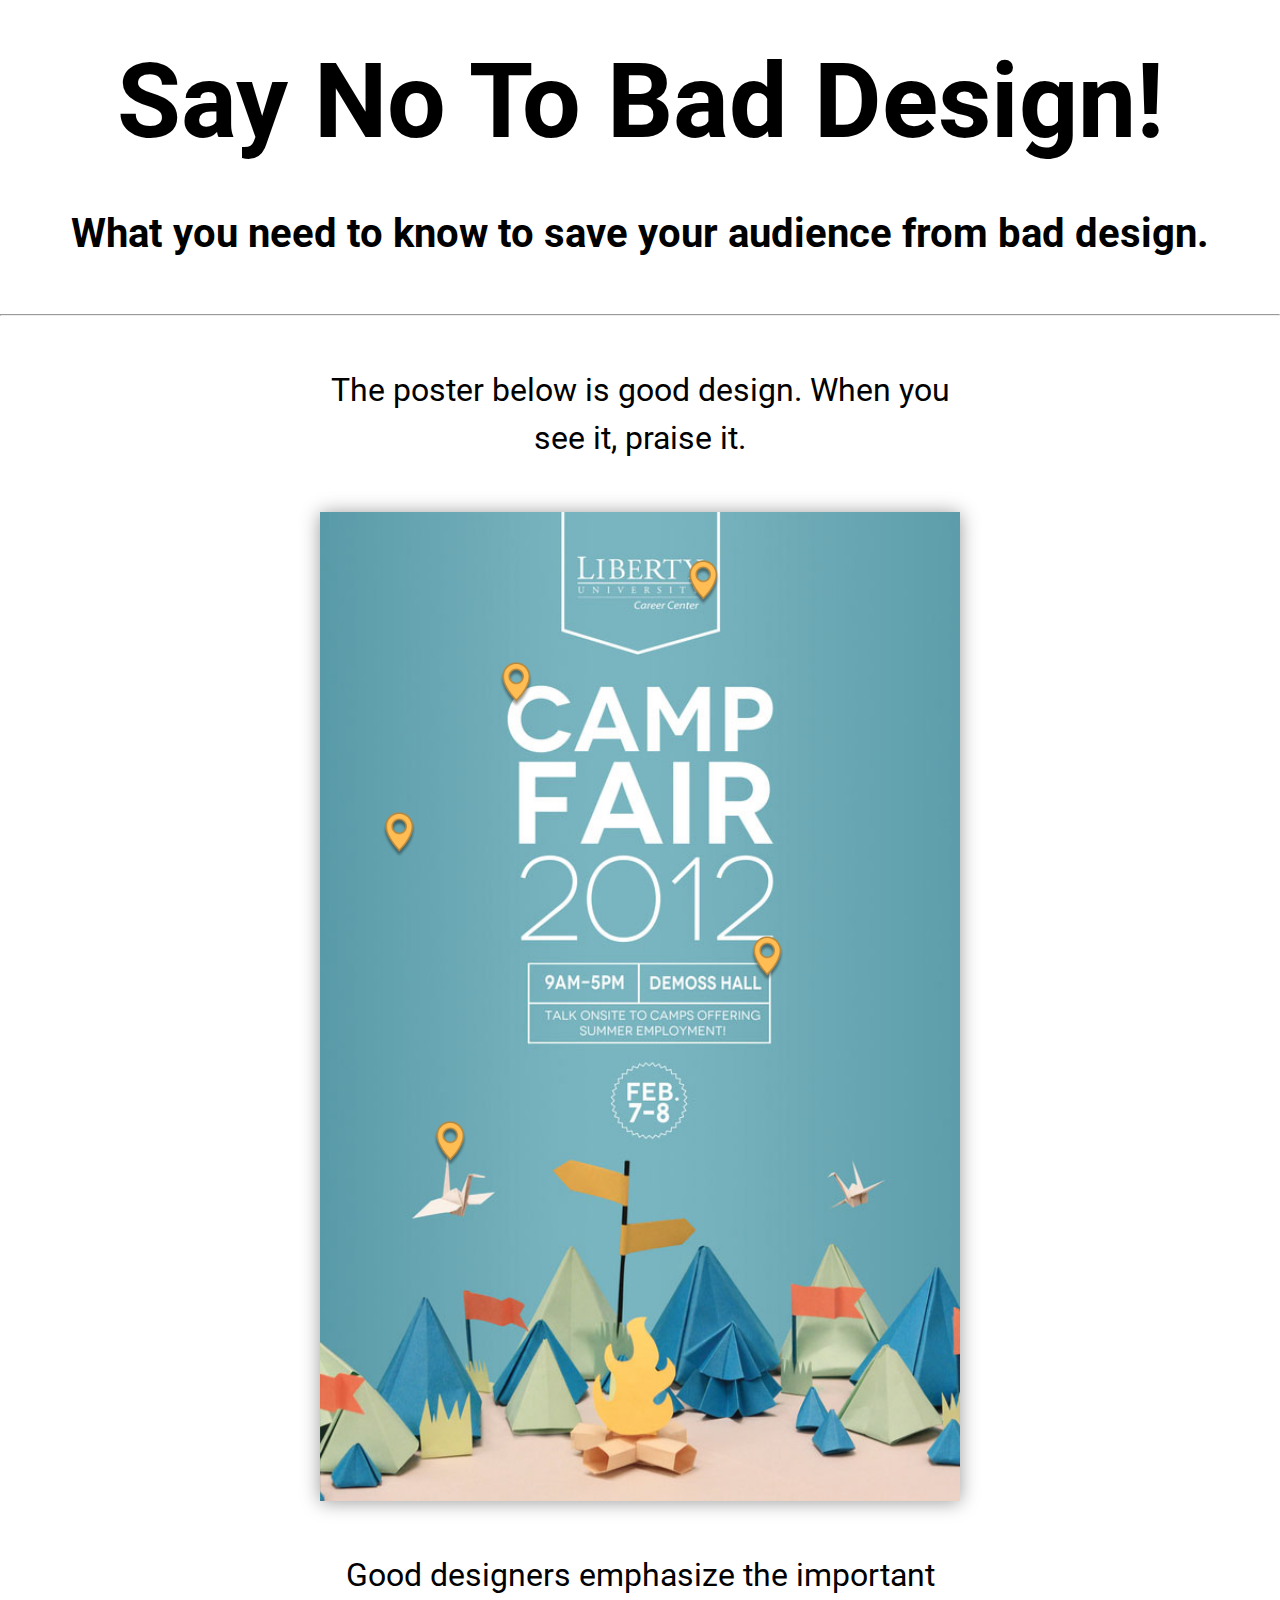
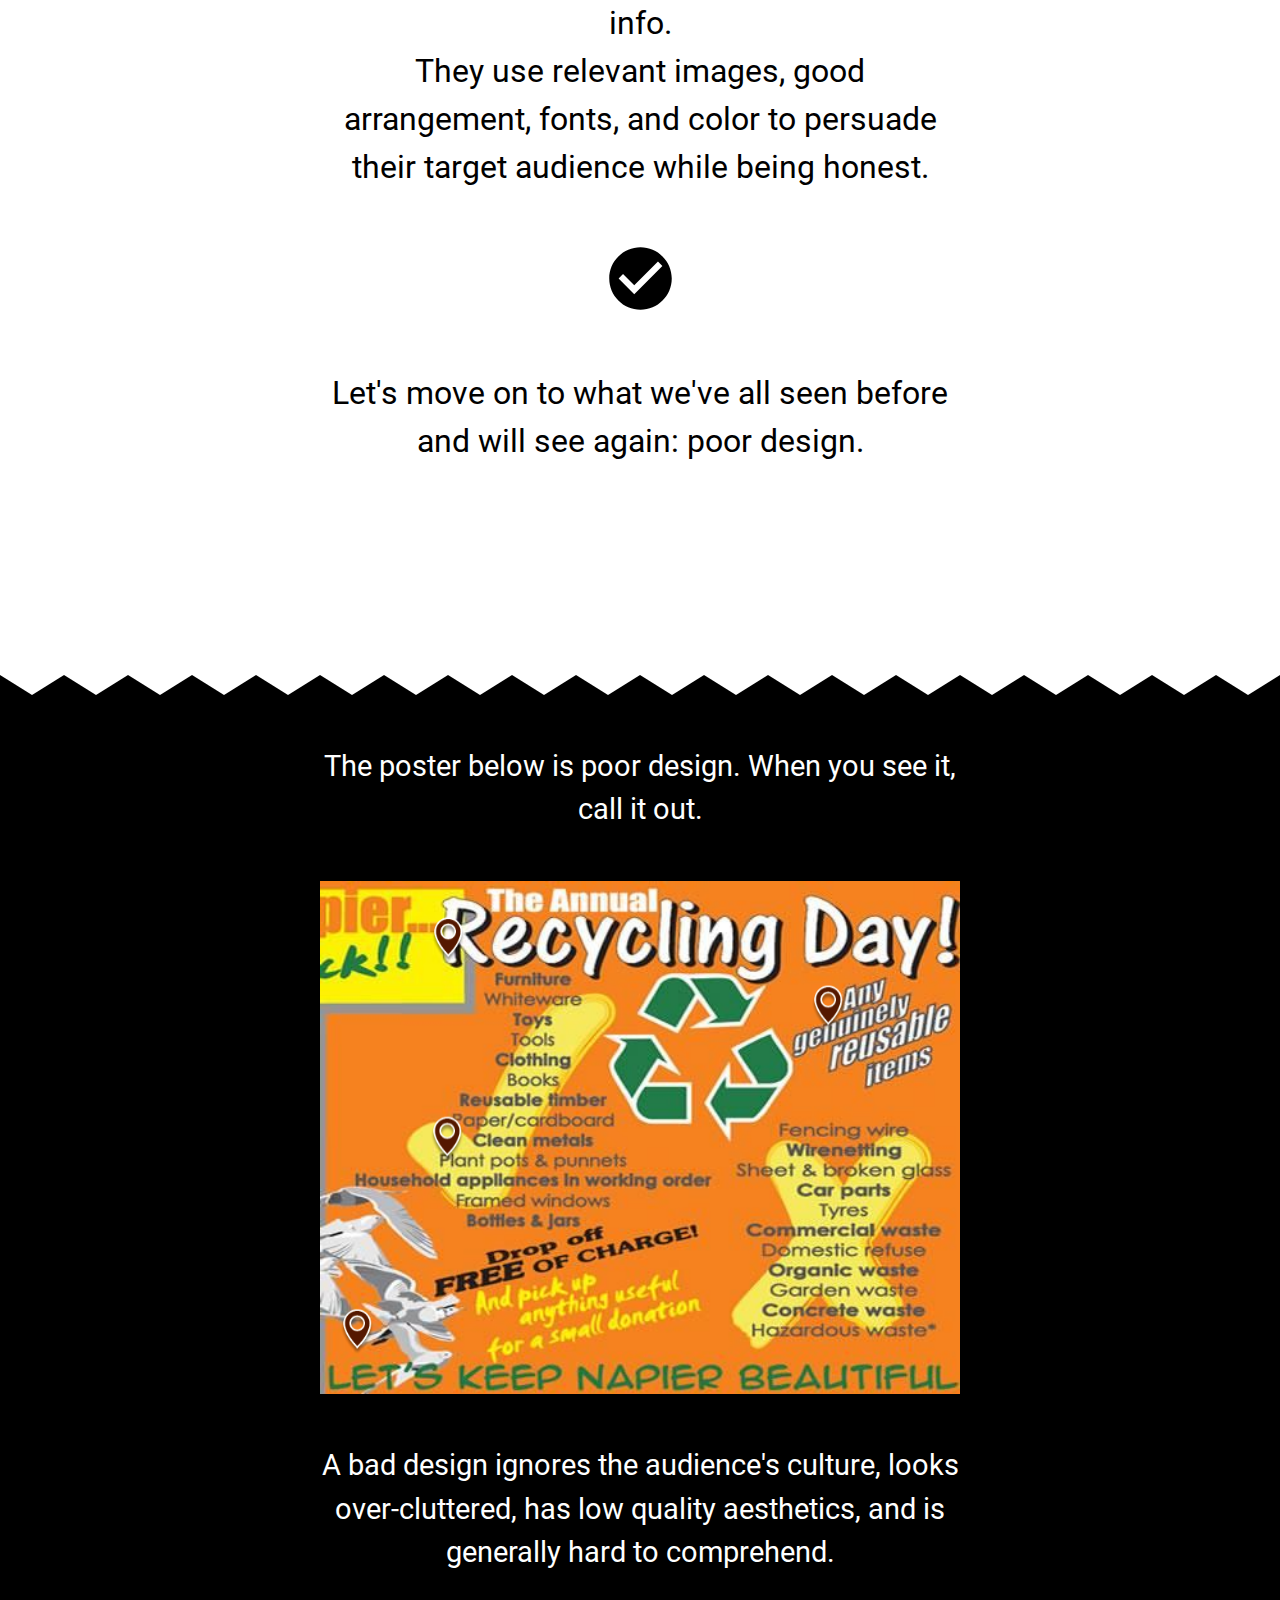
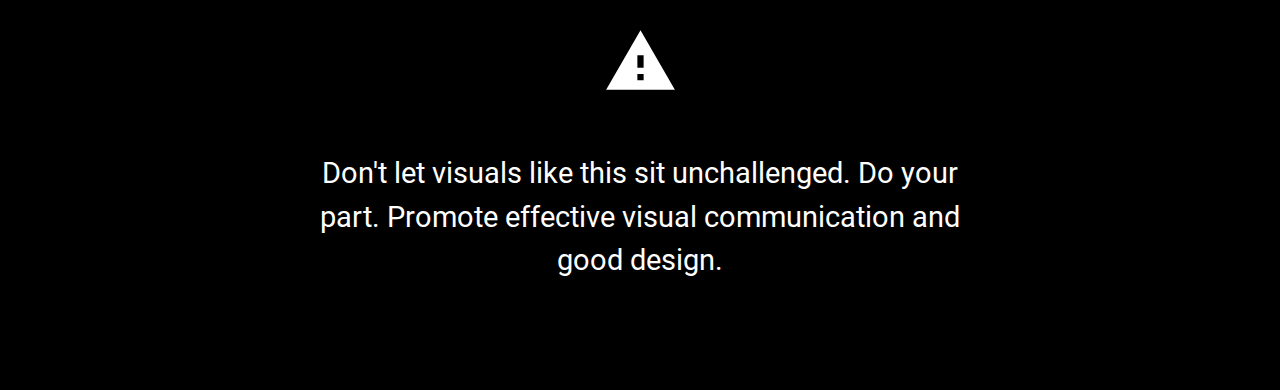
<file: index.html>
<!DOCTYPE html>
<html lang='en-US'>

<head>
    <meta charset='utf-8'>

    <!-- Maximum length 70 characters -->
    <title>Say No To Bad Design!</title>

    <!-- Maximum length 155 characters -->
    <meta name='description' content='What you need to know to save your audience from bad design. A poster with suggestions for anyone who wants to attract and keep a rapt audience.'
    />

    <meta name='viewport' content='width=device-width, initial-scale=1'>

    <!-- Favicon -->
    <link rel='icon' href='img/favicon.png'>

    <link rel="stylesheet" type="text/css" href="reset.css">
    <link rel="stylesheet" type="text/css" href="jquery.qtip.min.css">
    <link rel="stylesheet" type="text/css" href="style.css">
</head>

<body>
    <img class="good" id="pin" style="display: none;" src='img/pin.png'>
    <img class="bad" id="pin" style="display: none;" src='img/pindark.png'>
    <!-- TODO update the content -->
    <h1>Say No To Bad Design!</h1>
    <h2>What you need to know to save your audience from bad design.</h2>
    <hr></hr>
    <div class='block good'>
        <section class='good-design'>
            <h3>The poster below is good design. When you see it, praise it.</h2>

            <map class='good sample-imagemap' name='good-sample-map'>
            <!-- Create a circle on the img at coordinates X=320px, Y=64px
                and radius=64px. The 'content' tag is used by our JS code to
                create a tooltip. -->
            <area id='good-1' shape='circle' coords='360,64,32' 
                content="The audience can quickly tell the poster is from Liberty University. The title does not distract the audience from the most important part, “Camp Fair 2012.”">
            <area id='good-2' shape='circle' coords='185,160,32' 
                content="Here is the attention grabber. By being the largest font size on the page, the audience is drawn to read it first.">
            <area id='good-3' shape='circle' coords='75,300,32' 
                content="The negative space prevents the poster from becoming cluttered and unreadable.">
            <area id='good-4' shape='circle' coords='420,417,32' 
                content="The user can read the information of the whole poster at a glance and understand the poster's purpose quickly.">
            <area id='good-5' shape='circle' coords='123,590,32' 
                content="Everything is paper! The design is cohesive and grabs the attention of the viewer.">
            </map>

            <div class='sample good-sample'>
                <img usemap='#good-sample-map' src='img/campfair2012.jpg' alt='A sample poster'>
            </div>


            <h3>Good designers emphasize the important info.
            <br>They use relevant images, good arrangement, fonts, and color to
                persuade their target audience while being honest.</h2>

            <img class='icon' src='img/good.svg'>

            <h3>Let's move on to what we've all seen before and will see again: poor design.</h2>
        </section>
    </div>
    <div class='block bad'>
        <section class='bad-design'>

            <h3>The poster below is poor design. When you see it, call it out.</h2>
            <map class='bad sample-imagemap' name='bad-sample-map'>
                <area id='bad-1' shape='circle' coords='101,44,16'
                    content="The human eye isn't being drawn anywhere. It should be drawn to the title first but because of the lack of an “eye grabber,” most people will glance at the poster and never read it.">
                <area id='bad-2' shape='circle' coords='398,97,16'
                    content="Although having variety is good, having too many fonts and colors will clash and ruin the design! Choose colors that work together with a bit of contrast.">
                <area id='bad-3' shape='circle' coords='100,200,16'
                    content="The poster isn't clear on what is most important and what should be read first. The poster uses too many fonts, font sizes, and colors. With too many of these, the poster does not have a clear path for the audience to read.">
                <area id='bad-4' shape='circle' coords='30,350,16'
                    content="Here the poster is trying to finish a story it never started. It was never clear where the poster was designed for until the very end.">
            </map>

            <div class='sample bad-sample'>
                <img usemap='#bad-sample-map' src='img/bad.jpg' alt='A sample poster'>
            </div>

            <h3>A bad design ignores the audience's culture, looks over-cluttered, has low quality aesthetics, and is generally
                hard to comprehend.</h3>

            <img class='icon' src='img/warning.svg'>

            <h3>Don't let visuals like this sit unchallenged. Do your part. Promote effective visual communication and good design.</h2>

        </section>
    </div>
</body>

<script type="text/javascript" src="js/imageMapResizer.min.js"></script>
<script type="text/javascript" src="js/jquery-3.2.1.min.js"></script>

<!-- See http://davidlynch.org/projects/maphilight/docs for documentation -->
<script type="text/javascript" src="js/jquery.maphilight.min.js"></script>

<!-- See http://qtip2.com/api for documentation -->
<script type="text/javascript" src="js/jquery.qtip.min.js"></script>

<script type="text/javascript" src="js/index.js"></script>

</html>
</file>
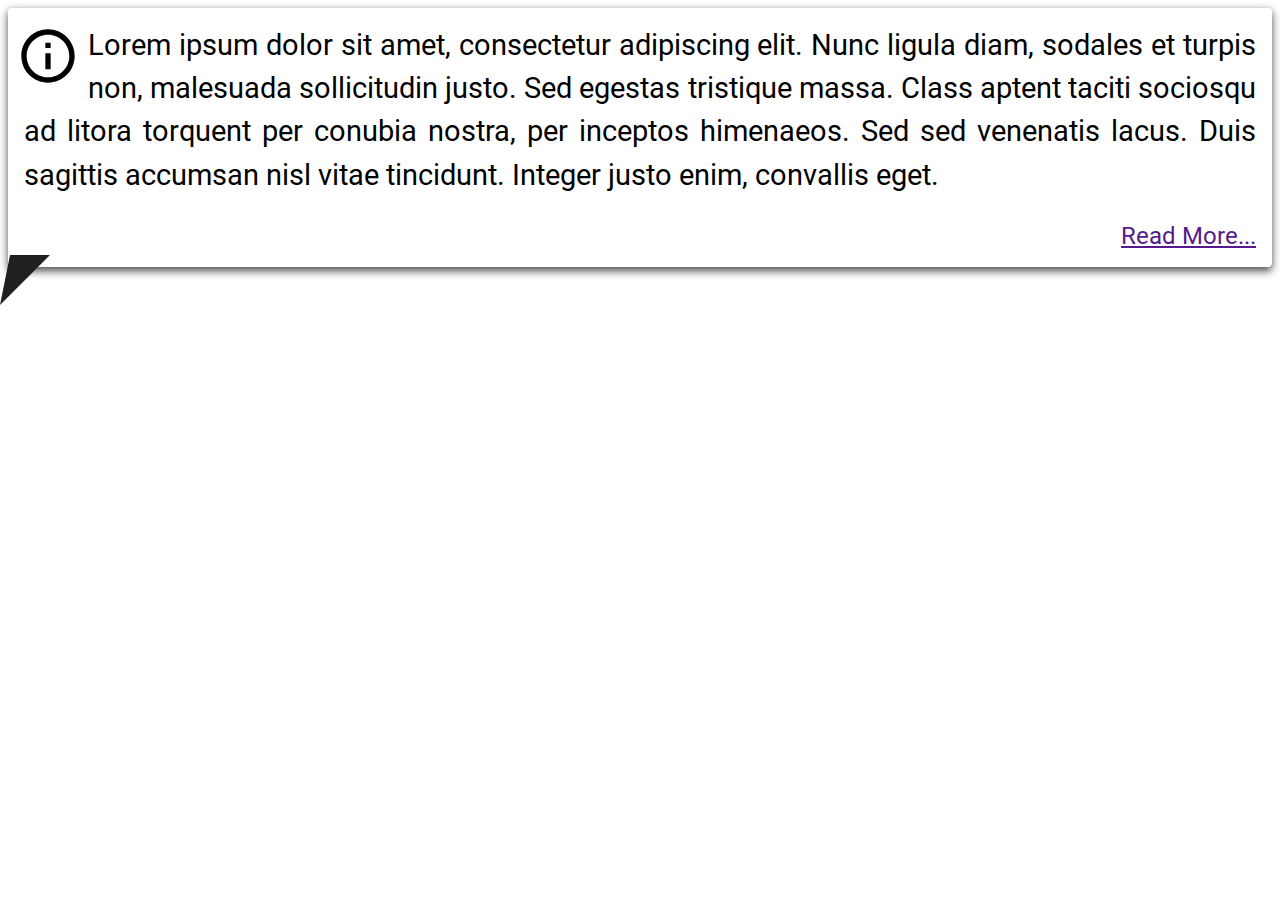
<file: tooltip.html>
<!DOCTYPE HTML>
<html>
<head>
	<link rel="stylesheet" type="text/css" href="style.css">
</head>
<body>
	<div class="tooltip">
		<img src="img/info.svg" />
		<p>Lorem ipsum dolor sit amet, consectetur adipiscing elit. Nunc ligula diam, sodales et turpis non, malesuada sollicitudin
		justo. Sed egestas tristique massa. Class aptent taciti sociosqu ad litora torquent per conubia nostra, per inceptos himenaeos.
		Sed sed venenatis lacus. Duis sagittis accumsan nisl vitae tincidunt. Integer justo enim, convallis eget.</p>
		<a href="">Read More...</a>
		<svg width="50" height="50" version="1.1" xmlns="http://www.w3.org/2000/svg">
		<polygon points="10 0, 0 50, 50 0" fill="#202020"/></polygon>
		</svg>
	</div>
</body>
</html>
</file>
<file: style.css>
/* Fonts */

@font-face {
	font-family: 'Roboto';
	font-style: normal;
	font-weight: normal;
	src: url('font/Roboto-Regular.ttf');
}
@font-face {
	font-family: 'Roboto';
	font-style: normal;
	font-weight: bold;
	src: url('font/Roboto-Bold.ttf');
}
@font-face {
	font-family: 'Roboto';
	font-style: italic;
	font-weight: normal;
	src: url('font/Roboto-Italic.ttf');
}

/* Animations */
@keyframes appear {
	from {
        color: #00000000;
	}
}

body {
	font-family: 'Roboto', serif;
}

.block {
	width: 100%;
	padding: 0;
    padding-bottom: 10em;
}

section {
    margin: 0 auto;
    width: 50%;
}

.block.good {
    background-color: white;
	text-align: center;
}

.block.bad {
    color: white;
    background-color: black;

    border-top: 64px solid transparent;
    border-width: 20px 0px 64px;
    border-image: url("img/border-top.png") 20 0 64 round;

	padding-bottom: 4em;
	text-align: center;
}

.sample {
	margin: auto;
	width: auto;
}

.sample img {
	width: 100%;
}

.sample div {
	box-shadow: 0px 1px 18px rgba(0, 0, 0, 0.4);
    margin: 0 auto;
}

p, h1, h2, h3, h4 {
	text-align: center;
    margin: 50px 0;
}

p, h2, h3, h4 {
    line-height: 1.5;
}

h1 {
	font-size: 6.5em;
	font-weight: bold; /* -webkit-text-stroke: 2px black; */
}

h2 {
	font-size: 2.5em;
	font-weight: bold;
}

h3 {
	font-size: 2em;
}

p {
	font-size: 1.8em;
}

.block.bad {
    font-size: 90%;
}

.tooltip, .qtip-default {
	background: white;
    color: black;
	padding: 8px;
	border-radius: 4px;
	min-width: 100px;
	animation: appear 0.2s;
	transform-origin: 100% 100%;
	border: 0;
	box-shadow: 0px 0.2em 0.5em rgba(0,0,0,0.7);
}

.qtip-content::after {
	content: "";
	position: absolute;
	top: 0;
	left: 16px;
	right: 0;
	bottom: 0;
	width: 32px;
	height: 32px;
	background: url("img/info.svg");
	background-size: 32px 32px;
	opacity: 0.6;
	z-index: 5;
}

.tooltip svg {
	position: relative;
	left: -16px;
	bottom: -50px;
}

.tooltip img {
	width: 4em;
	float: left;
	padding: 8px 8px 0 0;
}

.tooltip p {
	margin: 8px;
	padding: 0;
	text-align: justify;
}

.tooltip a, .qtip-content {
	position: relative;
	float: right;
	bottom: 8px;
	right: 8px;
	margin-top: 1em;
	font-size: 150%;
	line-height: 1.25em;
	cursor: default;
}

.qtip-content {
	padding-left: 4em;
}

.icon {
	width: 75px;
	height: 75px;
}

/* Scrollbar */
body::-webkit-scrollbar-track {
	-webkit-box-shadow: inset 0 0 6px rgba(0, 0, 0, 0.3);
	border-radius: 10px;
	background-color: #F5F5F5;
}

body::-webkit-scrollbar {
	width: 12px;
	background-color: #F5F5F5;
}

body::-webkit-scrollbar-thumb {
	border-radius: 10px;
	-webkit-box-shadow: inset 0 0 6px rgba(0, 0, 0, .3);
	background-color: #202020;
}
</file>
